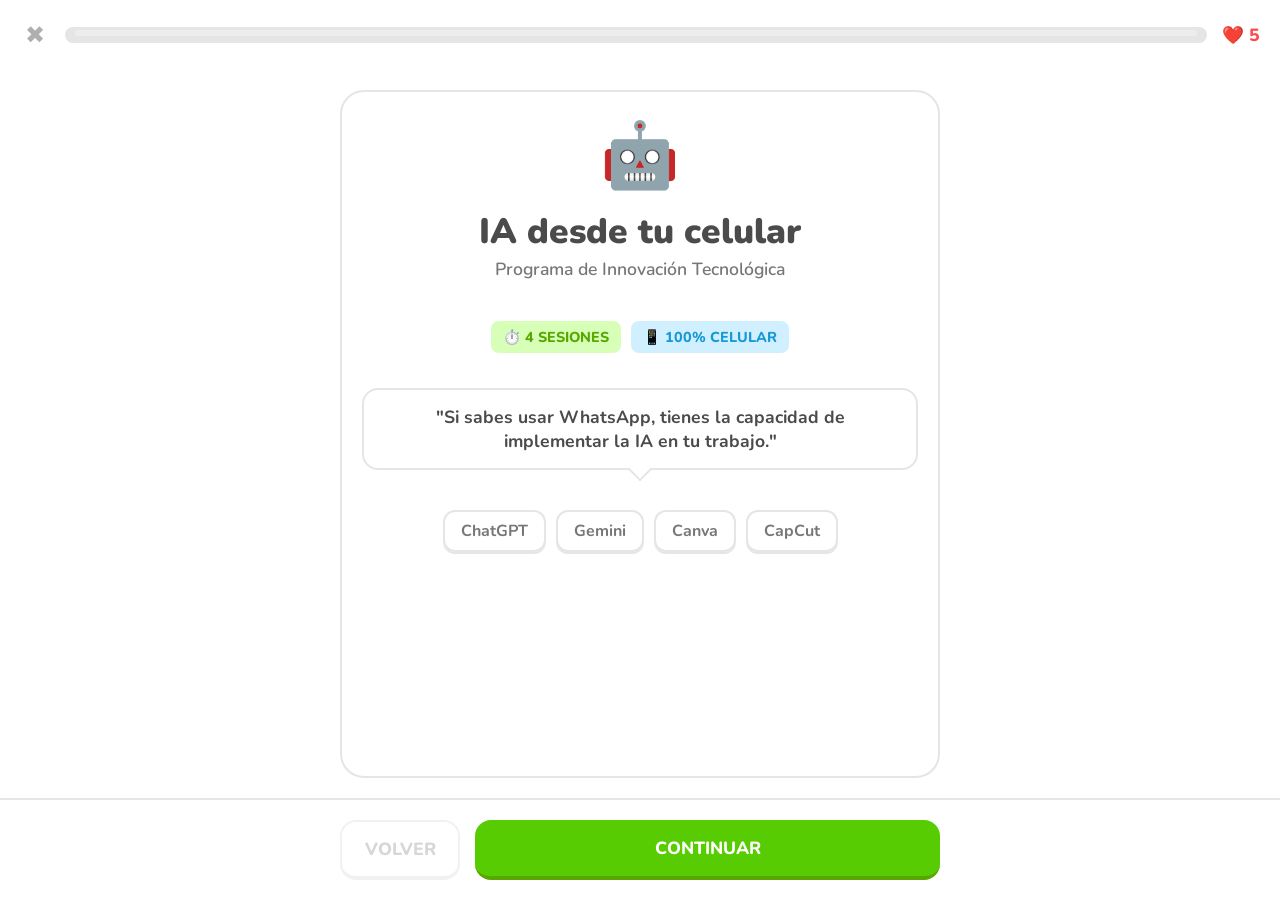
<file: index.html>
<!DOCTYPE html>
<html lang="es">
<head>
    <meta charset="UTF-8">
    <meta name="viewport" content="width=device-width, initial-scale=1.0, maximum-scale=1.0, user-scalable=no">
    <title>IA desde tu celular - Instituto Acacentro</title>
    <link rel="stylesheet" href="styles.css">
    <link href="https://fonts.googleapis.com/css2?family=Nunito:wght@400;600;700;800;900&display=swap" rel="stylesheet">
</head>
<body>
    
    <!-- Top Progress Bar (Duolingo style) -->
    <header class="top-bar">
        <button class="close-btn" aria-label="Cerrar">✖</button>
        <div class="progress-container">
            <div class="progress-bar-fill" id="progress-bar"></div>
            <div class="progress-bar-highlight"></div>
        </div>
        <div class="hearts-container">
            <span class="heart-icon">❤️</span> <span class="heart-count">5</span>
        </div>
    </header>

    <main class="presentation-container">
        <!-- Slide 1: Portada -->
        <section class="slide active" id="slide-1">
            <div class="content-panel text-center">
                <div class="character-mascot bounce-anim">🤖</div>
                <h1 class="main-title">IA desde tu celular</h1>
                <p class="subtitle font-bold">Programa de Innovación Tecnológica</p>
                
                <div class="badges-row">
                    <span class="badge badge-green">⏱️ 4 Sesiones</span>
                    <span class="badge badge-blue">📱 100% Celular</span>
                </div>
                
                <div class="bubble-speech">
                    <p>"Si sabes usar WhatsApp, tienes la capacidad de implementar la IA en tu trabajo."</p>
                    <div class="bubble-tail"></div>
                </div>
                
                <div class="app-chip-container">
                    <div class="app-chip selectable" data-modal-target="modal-chatgpt">ChatGPT</div>
                    <div class="app-chip selectable" data-modal-target="modal-gemini">Gemini</div>
                    <div class="app-chip selectable" data-modal-target="modal-canva">Canva</div>
                    <div class="app-chip selectable" data-modal-target="modal-capcut">CapCut</div>
                </div>
            </div>
        </section>
        
        <!-- Slide 2: Plan -->
        <section class="slide" id="slide-2">
            <div class="content-panel">
                <h2 class="section-title">Plan de Clases</h2>
                <p class="subtitle">Toca cada módulo para ver los detalles.</p>
                
                <div class="lesson-list">
                    <div class="lesson-card selectable" data-modal-target="modal-mod1">
                        <div class="lesson-icon blue">1</div>
                        <div class="lesson-text">
                            <h3>Romper la barrera</h3>
                            <p>IA, Ciberseguridad y VPNs.</p>
                        </div>
                    </div>
                    <div class="lesson-card selectable" data-modal-target="modal-mod2">
                        <div class="lesson-icon orange">2</div>
                        <div class="lesson-text">
                            <h3>Ingeniería de Prompts</h3>
                            <p>Cómo dar instrucciones exactas.</p>
                        </div>
                    </div>
                    <div class="lesson-card selectable" data-modal-target="modal-mod3">
                        <div class="lesson-icon green">3</div>
                        <div class="lesson-text">
                            <h3>Taller creativo</h3>
                            <p>Diseño, video y voz con IA.</p>
                        </div>
                    </div>
                    <div class="lesson-card selectable" data-modal-target="modal-mod4">
                        <div class="lesson-icon purple">4</div>
                        <div class="lesson-text">
                            <h3>Monetización</h3>
                            <p>Tu modelo de negocios portátil.</p>
                        </div>
                    </div>
                </div>
            </div>
        </section>

        <!-- Slide 3: Bonos -->
        <section class="slide" id="slide-bonos">
            <div class="content-panel text-center">
                <div class="character-mascot bounce-anim">🎁</div>
                <h2 class="section-title">Bonos Exclusivos</h2>
                <p class="subtitle">Recursos extra sin costo adicional:</p>
                
                <div class="bonus-grid">
                    <div class="bonus-card">
                        <div class="bonus-emoji">💡</div>
                        <h3>50 Prompts Premium</h3>
                    </div>
                    <div class="bonus-card">
                        <div class="bonus-emoji">📋</div>
                        <h3>Checklist Monetización</h3>
                    </div>
                    <div class="bonus-card">
                        <div class="bonus-emoji">🎓</div>
                        <h3>Certificado Digital QR</h3>
                    </div>
                    <div class="bonus-card">
                        <div class="bonus-emoji">👥</div>
                        <h3>Grupo VIP (3 meses)</h3>
                    </div>
                </div>
            </div>
        </section>
        
        <!-- Slide 4: Formas de Pago -->
        <section class="slide" id="slide-formas-pago">
            <div class="content-panel text-center">
                <div class="character-mascot bounce-anim">💰</div>
                <div class="module-badge" style="background: var(--blue-light); color: var(--blue-shadow); font-weight: 800; display: inline-block; margin-bottom: 10px; font-size: 0.85rem; padding: 5px 15px;">POCKET AI • Taller Inteligencia Artificial</div>
                <h2 class="section-title" style="margin-top: 5px;">FORMAS DE PAGO</h2>
                
                <div class="options-list" style="margin-top: 15px; text-align: left; gap: 10px;">
                    <div class="option-item" style="display: flex; align-items: center; gap: 12px; padding: 12px 15px;">
                        <span style="font-size: 1.4rem;">✅</span>
                        <span style="font-weight: 800; font-size: 1.05rem; color: var(--text-main);">Pago único $20</span>
                    </div>
                    <div class="option-item" style="display: flex; align-items: center; gap: 12px; padding: 12px 15px;">
                        <span style="font-size: 1.4rem;">✅</span>
                        <span style="font-weight: 800; font-size: 1.05rem; color: var(--text-main);">2 cuotas de $11</span>
                    </div>
                    <div class="option-item" style="display: flex; align-items: center; gap: 12px; padding: 12px 15px; border-color: var(--orange); background: #fff5e6;">
                        <span style="font-size: 1.4rem;">🔥</span>
                        <div style="display: flex; flex-direction: column;">
                            <span style="font-weight: 800; font-size: 1.05rem; color: var(--orange-shadow);">Early Bird: $15</span>
                            <span style="font-size: 0.75rem; color: var(--orange); font-weight: 700;">¡Solo 15 cupos!</span>
                        </div>
                    </div>
                </div>

                <div class="info-card" style="border: 2px solid var(--blue); background: var(--blue-light); color: var(--blue-shadow); text-align: left; padding: 15px; border-radius: 16px; margin-top: 15px;">
                    <h3 style="font-weight: 800; font-size: 1rem; margin-bottom: 5px; color: var(--blue-shadow); display: flex; align-items: center; gap: 8px;">📢 Programa de Referidos</h3>
                    <p style="font-size: 0.85rem; line-height: 1.4; color: var(--text-main); margin-bottom: 4px;">Por cada amigo que inscribas te descuentan <strong>$3</strong>.</p>
                    <p style="font-size: 0.95rem; font-weight: 800; color: #58cc02; margin-top: 2px;">👉 Trae 3 amigos = ¡Pagas solo $9 USD!</p>
                </div>
            </div>
        </section>

        <!-- Slide 5: Final -->
        <section class="slide" id="slide-final">
            <div class="content-panel text-center">
                <div class="character-mascot success-bounce">🏆</div>
                <h2 class="section-title">Tu Proyecto Final</h2>
                <p class="subtitle">Desarrolla tu propio modelo de negocio 100% celular creado con inteligencia artificial.</p>
                
                <div class="options-list">
                    <div class="option-item selectable" style="pointer-events: none;">Agencia Express</div>
                    <div class="option-item selectable" style="pointer-events: none;">Podcast Educativo</div>
                    <div class="option-item selectable" style="pointer-events: none;">Recetarios Digitales</div>
                    <div class="option-item selectable" data-modal-target="modal-nicho" style="background: var(--blue-light); color: var(--blue-shadow); border-color: var(--blue);">
                        <strong>+ Escribe tu propio nicho ✏️</strong>
                    </div>
                </div>
                
                <p class="final-message font-bold mt-20" style="color: #58cc02; font-size: 1.1rem;">¡Tendrás una base comercial sólida y total autonomía!</p>
            </div>
        </section>

    </main>

    <!-- Modals Overlay Container -->
    <div class="modal-overlay" id="modal-overlay">
        
        <!-- Modal: ChatGPT -->
        <div class="modal-box" id="modal-chatgpt">
            <div class="modal-header">
                <div class="module-badge" style="background: var(--green-light); color: var(--green-shadow);">APP / IA</div>
                <button class="modal-close-btn">✖</button>
            </div>
            <h2 class="section-title">ChatGPT</h2>
            <div class="info-card">
                <p>Es una inteligencia artificial conversacional desarrollada por <strong>OpenAI</strong>. Es capaz de entender lenguaje natural, responder preguntas complejas, redactar textos y ayudarte a estructurar ideas o resolver problemas como si hablaras con un experto.</p>
            </div>
            <button class="btn btn-primary w-100 mt-20 modal-close-btn-bottom">ENTENDIDO</button>
        </div>

        <!-- Modal: Gemini -->
        <div class="modal-box" id="modal-gemini">
            <div class="modal-header">
                <div class="module-badge" style="background: var(--blue-light); color: var(--blue-shadow);">APP / IA</div>
                <button class="modal-close-btn">✖</button>
            </div>
            <h2 class="section-title">Gemini</h2>
            <div class="info-card">
                <p>El modelo de inteligencia artificial más potente de <strong>Google</strong>. Además de generar textos y conversar, tiene una integración profunda con los servicios de Google y destaca en la lectura, análisis y resumen de información directamente desde internet en tiempo real.</p>
            </div>
            <button class="btn btn-primary w-100 mt-20 modal-close-btn-bottom">ENTENDIDO</button>
        </div>

        <!-- Modal: Canva -->
        <div class="modal-box" id="modal-canva">
            <div class="modal-header">
                <div class="module-badge" style="background: #e0f2fe; color: #0284c7;">HERRAMIENTA</div>
                <button class="modal-close-btn">✖</button>
            </div>
            <h2 class="section-title">Canva</h2>
            <div class="info-card">
                <p>Plataforma de <strong>diseño gráfico</strong> muy intuitiva. En su última versión incorpora potentes herramientas mágicas de IA para generar imágenes desde cero, editar fondos automáticamente o adaptar formatos, ideal para redes sociales.</p>
            </div>
            <button class="btn btn-primary w-100 mt-20 modal-close-btn-bottom">ENTENDIDO</button>
        </div>

        <!-- Modal: CapCut -->
        <div class="modal-box" id="modal-capcut">
            <div class="modal-header">
                <div class="module-badge" style="background: #f1f5f9; color: #0f172a;">HERRAMIENTA</div>
                <button class="modal-close-btn">✖</button>
            </div>
            <h2 class="section-title">CapCut</h2>
            <div class="info-card">
                <p>Aplicación líder en <strong>edición de video</strong> para móviles. Cuenta con funciones de Inteligencia Artificial que te permiten generar subtítulos automáticos, aplicar efectos de voz, remover fondos y crear videos atractivos en minutos.</p>
            </div>
            <button class="btn btn-primary w-100 mt-20 modal-close-btn-bottom">ENTENDIDO</button>
        </div>

        <!-- Modal: Modulo 1 -->
        <div class="modal-box" id="modal-mod1">
            <div class="modal-header">
                <div class="module-badge">MÓDULO 01</div>
                <button class="modal-close-btn">✖</button>
            </div>
            <h2 class="section-title">Fundamentos y VPN</h2>
            <div class="info-card">
                <ul class="custom-list">
                    <li><strong>Conceptos Base:</strong> Desmitificando la IA.</li>
                    <li><strong>VPNs:</strong> Acceso sin fronteras y ciberseguridad.</li>
                    <li><strong>Apps:</strong> Instalación de Gemini y Perplexity.</li>
                </ul>
            </div>
            <div class="action-card">
                <div class="action-header">⭐ Misión Práctica</div>
                <p>Instalar una VPN y solicitar a una IA bloqueada la estructuración de la semana.</p>
            </div>
            <button class="btn btn-primary w-100 mt-20 modal-close-btn-bottom">ENTENDIDO</button>
        </div>

        <!-- Modal: Modulo 2 -->
        <div class="modal-box" id="modal-mod2">
            <div class="modal-header">
                <div class="module-badge" style="background: var(--orange-shadow); color: white;">MÓDULO 02</div>
                <button class="modal-close-btn">✖</button>
            </div>
            <h2 class="section-title">Ingeniería de Prompts</h2>
            <p class="subtitle">La fórmula secreta para hablar con la máquina.</p>
            <div class="formula-container">
                <div class="formula-box">Rol</div>
                <span class="formula-plus">+</span>
                <div class="formula-box">Tarea</div>
                <span class="formula-plus">+</span>
                <div class="formula-box">Contexto</div>
            </div>
            <div class="action-card mt-20" style="border-color: var(--orange); background: #fff5e6; color: var(--orange-shadow);">
                <div class="action-header" style="color: var(--orange);">⭐ Misión Práctica</div>
                <p>Diseñar un "Mega-Prompt" para generar 5 ideas virales de contenido.</p>
            </div>
            <button class="btn btn-primary w-100 mt-20 modal-close-btn-bottom" style="background: var(--orange); border-bottom-color: var(--orange-shadow);">ENTENDIDO</button>
        </div>

        <!-- Modal: Modulo 3 -->
        <div class="modal-box" id="modal-mod3">
            <div class="modal-header">
                <div class="module-badge" style="background: var(--green-shadow); color: white;">MÓDULO 03</div>
                <button class="modal-close-btn">✖</button>
            </div>
            <h2 class="section-title">El Taller Creativo</h2>
            <div class="tools-grid">
                <div class="tool-card">
                    <span class="tool-icon">📝</span>
                    <p>Texto</p>
                </div>
                <div class="tool-card">
                    <span class="tool-icon">🎨</span>
                    <p>Canva</p>
                </div>
                <div class="tool-card">
                    <span class="tool-icon">🎬</span>
                    <p>CapCut</p>
                </div>
                <div class="tool-card">
                    <span class="tool-icon">🎙️</span>
                    <p>Suno</p>
                </div>
            </div>
            <div class="action-card mt-20">
                <div class="action-header">⭐ Misión Práctica</div>
                <p>Desarrollar una pieza gráfica y un video corto promocional.</p>
            </div>
            <button class="btn btn-primary w-100 mt-20 modal-close-btn-bottom">ENTENDIDO</button>
        </div>

        <!-- Modal: Modulo 4 -->
        <div class="modal-box" id="modal-mod4">
            <div class="modal-header">
                <div class="module-badge" style="background: var(--purple); color: white;">MÓDULO 04</div>
                <button class="modal-close-btn">✖</button>
            </div>
            <h2 class="section-title">Modelo de Negocios</h2>
            <p class="subtitle">Tu agencia digital de bolsillo.</p>
            <div class="info-card">
                <ul class="custom-list">
                    <li><strong>Servicios:</strong> Portafolio de alta demanda.</li>
                    <li><strong>Redes:</strong> 1 mes de contenido en 1 día.</li>
                    <li><strong>Ventas:</strong> Estructuración de precios rentables.</li>
                </ul>
            </div>
            <button class="btn btn-primary w-100 mt-20 modal-close-btn-bottom" style="background: var(--purple); border-bottom-color: #aa5ddf;">ENTENDIDO</button>
        </div>

        <!-- Modal: Elegir Nicho -->
        <div class="modal-box" id="modal-nicho">
            <div class="modal-header">
                <div class="module-badge" style="background: var(--blue); color: white;">TU PROYECTO</div>
                <button class="modal-close-btn">✖</button>
            </div>
            <h2 class="section-title" style="margin-bottom: 10px;">¿Cuál es tu idea?</h2>
            <p class="subtitle" style="margin-bottom: 20px;">Escribe el nicho en el que quieres emprender.</p>
            
            <textarea id="nicho-input" class="custom-textarea" placeholder="Ej: Venta de postres, consultoría online, ropa vintage..." rows="3" style="margin-bottom: 15px;"></textarea>
            
            <div class="input-group" style="margin-bottom: 20px;">
                <label for="codigo-input" style="display: block; font-weight: 800; font-size: 0.9rem; color: var(--text-muted); margin-bottom: 8px; text-transform: uppercase;">Código de Preinscripción (Opcional)</label>
                <input type="text" id="codigo-input" class="custom-textarea" placeholder="Ingresa tu código aquí" style="padding: 12px 15px; font-size: 0.9rem;">
            </div>

            <div class="payment-info" style="background: #f1f5f9; padding: 15px; border-radius: 16px; text-align: center; font-size: 0.85rem;">
                <p><strong>Paso final:</strong> Al enviar, serás redirigido a la pre-inscripción donde deberás adjuntar tu comprobante de pago.</p>
                <div class="payment-logos mt-10" style="display: flex; justify-content: center; gap: 15px; font-size: 2.5rem;">
                    <span title="Pago Móvil">📱</span>
                    <span title="Zelle">💵</span>
                    <span title="Binance">🟡</span>
                    <span title="Paypal">💳</span>
                </div>
            </div>

            <button id="btn-submit-nicho" class="btn btn-primary w-100 mt-20" style="background: var(--blue); border-bottom-color: var(--blue-shadow);">IR AL FORMULARIO</button>
            <div class="dual-buttons-container mt-20">
                <button id="btn-nicho-inscribirse" class="btn btn-primary btn-dual">INSCRIBIRSE</button>
                <button id="btn-nicho-contactanos" class="btn btn-secondary btn-dual">CONTÁCTANOS</button>
            </div>
        </div>

    </div>

    <!-- Sticky Footer (Duolingo style) -->
    <footer class="bottom-footer" id="footer-controls">
        <div class="footer-inner">
            <button id="prev-btn" class="btn btn-secondary" disabled>VOLVER</button>
            <button id="next-btn" class="btn btn-primary">CONTINUAR</button>
        </div>
    </footer>

    <!-- Success Overlay (Shown at the end) -->
    <div class="success-overlay" id="success-overlay">
        <div class="success-content" style="padding: 40px 20px;">
            <div style="font-size: 5rem; margin-bottom: 20px;" class="bounce-anim">🚀</div>
            <h2 class="success-title" style="color: var(--text-main); font-size: 2rem; margin-bottom: 15px; line-height: 1.2;">¡Todo listo para empezar!</h2>
            <p style="font-size: 1.15rem; color: var(--text-muted); font-weight: 700; margin-bottom: 35px;">Asegura tu cupo ahora y transforma tu celular en un modelo de negocios rentable.</p>
            
            <div class="payment-info" style="background: #f1f5f9; padding: 15px; border-radius: 16px; text-align: center; font-size: 0.95rem; margin-bottom: 25px;">
                <p>Serás redirigido a la pre-inscripción.</p>
                <div class="payment-logos mt-10" style="display: flex; justify-content: center; gap: 15px; font-size: 2.5rem;">
                    <span title="Pago Móvil">📱</span>
                    <span title="Zelle">💵</span>
                    <span title="Binance">🟡</span>
                    <span title="Paypal">💳</span>
                </div>
            </div>

            <div class="dual-buttons-container mt-20">
                <button id="btn-success-inscribirse" class="btn btn-primary btn-dual">INSCRIBIRSE</button>
                <button id="btn-success-contactanos" class="btn btn-secondary btn-dual">CONTÁCTANOS</button>
            </div>
        </div>
    </div>

    <script src="script.js?v=3.0"></script>
</body>
</html>
</file>
<file: styles.css>
:root {
    --bg-color: #ffffff;
    --panel-bg: #ffffff;
    --text-main: #4b4b4b;
    --text-muted: #777777;
    --green: #58cc02;
    --green-shadow: #58a700;
    --green-light: #d7ffb8;
    --blue: #1cb0f6;
    --blue-shadow: #1899d6;
    --blue-light: #d1f0ff;
    --yellow: #ffc800;
    --orange: #ff9600;
    --orange-shadow: #e58700;
    --purple: #ce82ff;
    --red: #ff4b4b;
    --border-color: #e5e5e5;
    --card-shadow: 0 4px 0 0 #e5e5e5;
}

* {
    margin: 0;
    padding: 0;
    box-sizing: border-box;
    font-family: 'Nunito', sans-serif;
}

body {
    background-color: var(--bg-color);
    color: var(--text-main);
    min-height: 100vh;
    min-height: 100dvh;
    display: flex;
    flex-direction: column;
    overflow: hidden;
    position: relative;
}

/* Typography utilities */
.text-center { text-align: center; }
.font-bold { font-weight: 800; }
.mt-20 { margin-top: 20px; }
.w-100 { width: 100%; }

/* --- Header / Top Bar --- */
.top-bar {
    width: 100%;
    height: 70px;
    background: #ffffff;
    display: flex;
    align-items: center;
    padding: 0 20px;
    gap: 15px;
    z-index: 100;
}

.close-btn {
    background: none;
    border: none;
    color: #afafaf;
    font-size: 1.5rem;
    cursor: pointer;
    padding: 5px;
    transition: color 0.2s;
}
.close-btn:hover { color: var(--text-muted); }

.progress-container {
    flex: 1;
    height: 16px;
    background: var(--border-color);
    border-radius: 12px;
    position: relative;
    overflow: hidden;
}

.progress-bar-fill {
    height: 100%;
    background: var(--green);
    width: 0%;
    border-radius: 12px;
    transition: width 0.4s cubic-bezier(0.175, 0.885, 0.32, 1.275);
    position: relative;
}

/* El brillo de la barra */
.progress-bar-highlight {
    position: absolute;
    top: 3px;
    left: 10px;
    height: 6px;
    width: calc(100% - 20px);
    background: rgba(255, 255, 255, 0.3);
    border-radius: 6px;
    pointer-events: none;
}

.hearts-container {
    display: flex;
    align-items: center;
    gap: 5px;
    font-weight: 800;
    font-size: 1.1rem;
    color: var(--red);
}

/* --- Presentation Container --- */
.presentation-container {
    flex: 1;
    position: relative;
    width: 100%;
    overflow: hidden;
    max-width: 600px;
    margin: 0 auto;
}

.slide {
    position: absolute;
    width: 100%;
    height: 100%;
    display: flex;
    flex-direction: column;
    padding: 20px;
    opacity: 0;
    transform: translate3d(100%, 0, 0);
    transition: transform 0.4s ease-out, opacity 0.4s;
    pointer-events: none;
    overflow-y: auto;
    -webkit-overflow-scrolling: touch;
    will-change: transform, opacity;
}

.slide.active {
    opacity: 1;
    transform: translate3d(0, 0, 0);
    pointer-events: all;
}

/* Clases de estado para las animaciones fluidas (estilo app) */
.slide.past { 
    transform: translate3d(-100%, 0, 0); 
    opacity: 0;
    pointer-events: none;
}

.content-panel {
    display: flex;
    flex-direction: column;
    align-items: stretch;
    padding-bottom: 30px;
}

/* --- Elements & Mascot --- */
.character-mascot {
    font-size: 4rem;
    margin-bottom: 10px;
}

.bounce-anim {
    animation: bounce 2s infinite ease-in-out;
}

@keyframes bounce {
    0%, 100% { transform: translateY(0); }
    50% { transform: translateY(-10px); }
}

.main-title {
    font-size: 2.2rem;
    font-weight: 900;
    color: var(--text-main);
    margin-bottom: 5px;
    line-height: 1.2;
}

.section-title {
    font-size: 1.8rem;
    font-weight: 800;
    color: var(--text-main);
    margin-bottom: 8px;
}

.subtitle {
    font-size: 1.1rem;
    color: var(--text-muted);
    font-weight: 600;
    margin-bottom: 25px;
}

/* Badges */
.badges-row {
    display: flex;
    justify-content: center;
    gap: 10px;
    margin: 15px 0;
}
.badge {
    padding: 6px 12px;
    border-radius: 8px;
    font-size: 0.9rem;
    font-weight: 800;
    text-transform: uppercase;
}
.badge-green { background: var(--green-light); color: var(--green-shadow); }
.badge-blue { background: var(--blue-light); color: var(--blue-shadow); }

.module-badge {
    display: inline-block;
    padding: 6px 12px;
    background: var(--border-color);
    color: var(--text-muted);
    font-weight: 800;
    font-size: 0.8rem;
    letter-spacing: 1px;
    border-radius: 8px;
    margin-bottom: 15px;
    align-self: flex-start;
}

/* Bubble Speech */
.bubble-speech {
    background: #ffffff;
    border: 2px solid var(--border-color);
    border-radius: 16px;
    padding: 15px 20px;
    margin: 20px 0;
    position: relative;
    font-weight: 700;
    font-size: 1.1rem;
    color: var(--text-main);
}
.bubble-tail {
    position: absolute;
    bottom: -10px;
    left: 50%;
    transform: translateX(-50%) rotate(45deg);
    width: 16px;
    height: 16px;
    background: #ffffff;
    border-right: 2px solid var(--border-color);
    border-bottom: 2px solid var(--border-color);
}

/* App Chips */
.app-chip-container {
    display: flex;
    flex-wrap: wrap;
    justify-content: center;
    gap: 10px;
    margin-top: 20px;
}
.app-chip {
    border: 2px solid var(--border-color);
    border-radius: 12px;
    padding: 8px 16px;
    font-weight: 700;
    color: var(--text-muted);
    box-shadow: 0 2px 0 0 var(--border-color);
}

/* Cards & Lists */
.lesson-list {
    display: flex;
    flex-direction: column;
    gap: 15px;
}

.lesson-card {
    border: 2px solid var(--border-color);
    border-radius: 16px;
    padding: 15px;
    display: flex;
    align-items: center;
    gap: 15px;
    background: #ffffff;
    box-shadow: var(--card-shadow);
}
.selectable {
    cursor: pointer;
    transition: all 0.1s ease;
}
.selectable:active {
    transform: translateY(4px);
    box-shadow: 0 0 0 0 var(--border-color);
}

.lesson-icon {
    width: 50px;
    height: 50px;
    border-radius: 50%;
    display: flex;
    align-items: center;
    justify-content: center;
    font-size: 1.5rem;
    font-weight: 900;
    color: white;
}
.lesson-icon.blue { background: var(--blue); }
.lesson-icon.orange { background: var(--orange); }
.lesson-icon.green { background: var(--green); }
.lesson-icon.purple { background: var(--purple); }

.lesson-text h3 { font-size: 1.1rem; font-weight: 800; color: var(--text-main); }
.lesson-text p { font-size: 0.95rem; color: var(--text-muted); font-weight: 600; margin-top: 2px; }

/* Grid styles (Bonos / Herramientas) */
.bonus-grid, .tools-grid {
    display: grid;
    grid-template-columns: 1fr 1fr;
    gap: 15px;
}

.bonus-card, .tool-card {
    border: 2px solid var(--border-color);
    border-radius: 16px;
    padding: 20px 10px;
    text-align: center;
    box-shadow: var(--card-shadow);
    background: #ffffff;
}

.bonus-emoji, .tool-icon {
    font-size: 2.5rem;
    margin-bottom: 10px;
    display: block;
}

.bonus-card h3 {
    font-size: 0.95rem;
    font-weight: 800;
    color: var(--text-main);
}
.tool-card p {
    font-size: 1rem;
    font-weight: 800;
    color: var(--text-main);
}

/* Info & Action Cards */
.info-card {
    background: #f7f7f7;
    border-radius: 16px;
    padding: 20px;
    margin-bottom: 20px;
}

.custom-list {
    list-style: none;
}
.custom-list li {
    font-size: 1.05rem;
    font-weight: 600;
    margin-bottom: 15px;
    position: relative;
    padding-left: 25px;
}
.custom-list li:last-child { margin-bottom: 0; }
.custom-list li::before {
    content: '•';
    color: var(--blue);
    font-size: 1.5rem;
    position: absolute;
    left: 0;
    top: -5px;
}
.custom-list li strong { color: var(--text-main); font-weight: 800; }

.action-card {
    border: 2px solid var(--green);
    border-radius: 16px;
    padding: 20px;
    background: var(--green-light);
    color: var(--green-shadow);
}
.action-header {
    font-weight: 900;
    text-transform: uppercase;
    font-size: 0.9rem;
    margin-bottom: 8px;
}
.action-card p { font-weight: 700; font-size: 1.05rem; }

/* Formula Container */
.formula-container {
    display: flex;
    align-items: center;
    justify-content: space-between;
    margin: 20px 0;
}
.formula-box {
    border: 2px solid var(--border-color);
    border-radius: 12px;
    padding: 12px;
    font-weight: 800;
    text-align: center;
    flex: 1;
    box-shadow: 0 3px 0 0 var(--border-color);
    color: var(--text-main);
}
.formula-plus {
    font-weight: 900;
    font-size: 1.5rem;
    color: var(--text-muted);
    padding: 0 10px;
}

/* Options list */
.options-list {
    display: flex;
    flex-direction: column;
    gap: 15px;
    margin-top: 20px;
}
.option-item {
    border: 2px solid var(--border-color);
    border-radius: 16px;
    padding: 15px;
    font-weight: 800;
    font-size: 1.1rem;
    color: var(--text-main);
    box-shadow: var(--card-shadow);
    background: #ffffff;
}

/* --- Footer Controls --- */
.bottom-footer {
    position: relative;
    flex-shrink: 0;
    width: 100%;
    background: #ffffff;
    border-top: 2px solid var(--border-color);
    padding: 20px;
    z-index: 100;
}

.footer-inner {
    max-width: 600px;
    margin: 0 auto;
    display: flex;
    justify-content: space-between;
    gap: 15px;
}

.btn {
    border: none;
    border-radius: 16px;
    padding: 15px 0;
    font-size: 1.1rem;
    font-weight: 800;
    text-transform: uppercase;
    cursor: pointer;
    transition: all 0.1s ease;
    text-align: center;
}

.btn-primary {
    background: var(--green);
    color: white;
    border-bottom: 4px solid var(--green-shadow);
    flex: 1;
}

.btn-primary:active {
    border-bottom-width: 0;
    transform: translateY(4px);
}

.btn-secondary {
    background: transparent;
    color: #afafaf;
    border: 2px solid var(--border-color);
    border-bottom: 4px solid var(--border-color);
    width: 120px;
}

.btn-secondary:disabled {
    opacity: 0.5;
    cursor: not-allowed;
}

.btn-secondary:not(:disabled):hover {
    color: var(--text-main);
    background: #f7f7f7;
}

.btn-secondary:not(:disabled):active {
    border-bottom-width: 2px;
    transform: translateY(2px);
}

/* --- Success Overlay --- */
.success-overlay {
    position: fixed;
    top: 0;
    left: 0;
    width: 100%;
    height: 100%;
    background: rgba(255, 255, 255, 0.95);
    z-index: 200;
    display: flex;
    align-items: center;
    justify-content: center;
    opacity: 0;
    pointer-events: none;
    transition: opacity 0.3s;
}

.success-overlay.show {
    opacity: 1;
    pointer-events: all;
}

.success-content {
    text-align: center;
    padding: 30px;
    max-width: 400px;
    width: 90%;
}

.success-title {
    font-size: 2.2rem;
    color: var(--yellow);
    font-weight: 900;
    margin-bottom: 30px;
}

.success-stats {
    display: flex;
    gap: 15px;
    margin-bottom: 30px;
}

.stat-box {
    border: 2px solid var(--border-color);
    border-radius: 16px;
    padding: 15px;
    flex: 1;
    background: white;
    box-shadow: var(--card-shadow);
}
.stat-box span {
    display: block;
    font-weight: 800;
    color: var(--text-muted);
    text-transform: uppercase;
    font-size: 0.85rem;
    margin-bottom: 5px;
}
.stat-box strong {
    font-size: 1.8rem;
    font-weight: 900;
}

/* --- Modals Overlay (Modules) --- */
.modal-overlay {
    position: fixed;
    top: 0;
    left: 0;
    width: 100%;
    height: 100%;
    background: rgba(0, 0, 0, 0.6);
    z-index: 300;
    display: flex;
    align-items: flex-end; /* Bottom sheet by default on mobile */
    justify-content: center;
    opacity: 0;
    pointer-events: none;
    transition: opacity 0.3s ease;
}

.modal-overlay.active {
    opacity: 1;
    pointer-events: all;
}

.modal-box {
    background: #ffffff;
    width: 100%;
    max-width: 600px;
    max-height: 85vh;
    border-radius: 24px 24px 0 0;
    padding: 30px 20px;
    overflow-y: auto;
    -webkit-overflow-scrolling: touch;
    transform: translateY(100%);
    transition: transform 0.4s cubic-bezier(0.175, 0.885, 0.32, 1.1);
    display: none;
    box-shadow: 0 -5px 25px rgba(0,0,0,0.1);
}

.modal-box.active {
    display: block;
}

.modal-box.slide-up {
    transform: translateY(0);
}

.modal-header {
    display: flex;
    justify-content: space-between;
    align-items: center;
    margin-bottom: 20px;
}

.modal-close-btn {
    background: #f1f5f9;
    border: none;
    width: 40px;
    height: 40px;
    border-radius: 50%;
    font-size: 1.2rem;
    color: var(--text-muted);
    cursor: pointer;
    display: flex;
    align-items: center;
    justify-content: center;
    transition: background 0.2s;
}

.modal-close-btn:hover {
    background: #e2e8f0;
    color: var(--text-main);
}

.modal-close-btn-bottom {
    margin-top: 30px;
}

/* --- Textarea Styles --- */
.custom-textarea {
    width: 100%;
    border: 2px solid var(--border-color);
    border-radius: 16px;
    padding: 15px;
    font-family: 'Nunito', sans-serif;
    font-size: 1rem;
    font-weight: 600;
    color: var(--text-main);
    resize: none;
    transition: border-color 0.2s;
    background: #f9fafb;
}

.custom-textarea:focus {
    outline: none;
    border-color: var(--blue);
    background: #ffffff;
}

/* --- Partnership Logos --- */
.partnership-logos {
    display: flex;
    align-items: center;
    justify-content: center;
    gap: 15px;
    margin-bottom: 10px;
}

.img-logo {
    height: 80px;
    max-width: 200px;
    width: auto;
    object-fit: contain;
    transition: transform 0.2s ease, filter 0.2s ease;
    animation: logo-pulse 3s infinite ease-in-out;
}

@keyframes logo-pulse {
    0%, 100% { transform: scale(1); }
    50% { transform: scale(1.05); }
}

.img-logo.selectable:hover {
    transform: scale(1.1);
    filter: brightness(1.1);
}

.img-logo.selectable:active {
    transform: scale(0.95);
}

.partner-divider {
    font-size: 1rem;
    color: var(--text-muted);
    font-weight: 900;
}

.dual-buttons-container {
    display: flex;
    gap: 12px;
    width: 100%;
}

.btn-dual {
    flex: 1;
    font-size: 0.9rem !important;
    padding: 12px 5px !important;
}

@media (max-width: 480px) {
    .btn-dual {
        font-size: 0.8rem !important;
    }
}

@media (min-width: 768px) {
    .presentation-container {
        border: 2px solid var(--border-color);
        border-radius: 24px;
        margin-top: 20px;
        margin-bottom: 20px;
    }
    
    .modal-overlay {
        align-items: center; /* Center on desktop */
    }
    
    .modal-box {
        border-radius: 24px;
        transform: translateY(20px) scale(0.95);
        height: auto;
    }
    
    .modal-box.slide-up {
        transform: translateY(0) scale(1);
    }
}

/* ==========================================
   ADAPTACIÓN PARA MÓVILES (iPhone 14, etc.)
   ========================================== */
@media (max-width: 480px) {
    .character-mascot { font-size: 3rem; margin-bottom: 5px; }
    .main-title { font-size: 1.7rem; }
    .section-title { font-size: 1.5rem; margin-bottom: 5px; }
    .subtitle { font-size: 1rem; margin-bottom: 15px; }
    
    .partnership-logos { gap: 10px; }
    .img-logo { height: 60px; max-width: 140px; }
    
    .badges-row { margin: 10px 0; gap: 8px; }
    .badge { padding: 5px 10px; font-size: 0.8rem; }
    
    .bubble-speech { font-size: 1rem; padding: 12px 15px; margin: 15px 0; }
    .app-chip { padding: 6px 12px; font-size: 0.85rem; }
    
    .lesson-card { padding: 12px; gap: 12px; }
    .lesson-icon { width: 45px; height: 45px; font-size: 1.3rem; }
    .lesson-text h3 { font-size: 1.05rem; }
    .lesson-text p { font-size: 0.9rem; }
    
    .bonus-card, .tool-card { padding: 15px 10px; }
    .bonus-emoji, .tool-icon { font-size: 2rem; margin-bottom: 5px; }
    .bonus-card h3 { font-size: 0.85rem; }
    .tool-card p { font-size: 0.9rem; }
    
    .option-item { padding: 12px; font-size: 1rem; }
    
    .btn { padding: 12px 0; font-size: 1rem; }
    .bottom-footer { padding: 15px; }
    
    .top-bar { height: 60px; padding: 0 15px; }
    .presentation-container { padding-bottom: 20px; }
    
    .modal-box { padding: 25px 15px; }
    .module-badge { padding: 5px 10px; font-size: 0.75rem; margin-bottom: 10px; }
    .info-card, .action-card { padding: 15px; }
    .custom-list li { font-size: 0.95rem; margin-bottom: 10px; }
    
    .success-title { font-size: 1.8rem; }
    .stat-box { padding: 12px; }
    .stat-box strong { font-size: 1.5rem; }
    
    .formula-box { padding: 8px; font-size: 0.9rem; }
}

/* Adaptación extra para pantallas móviles de poca altura (ej: iPhone SE) */
@media (max-height: 700px) {
    .character-mascot { font-size: 2.5rem; }
    .main-title { font-size: 1.5rem; }
    .bubble-speech { margin: 10px 0; font-size: 0.95rem; }
    .subtitle { margin-bottom: 10px; }
    .lesson-card { padding: 10px; }
    .modal-box { max-height: 90vh; }
}
</file>
